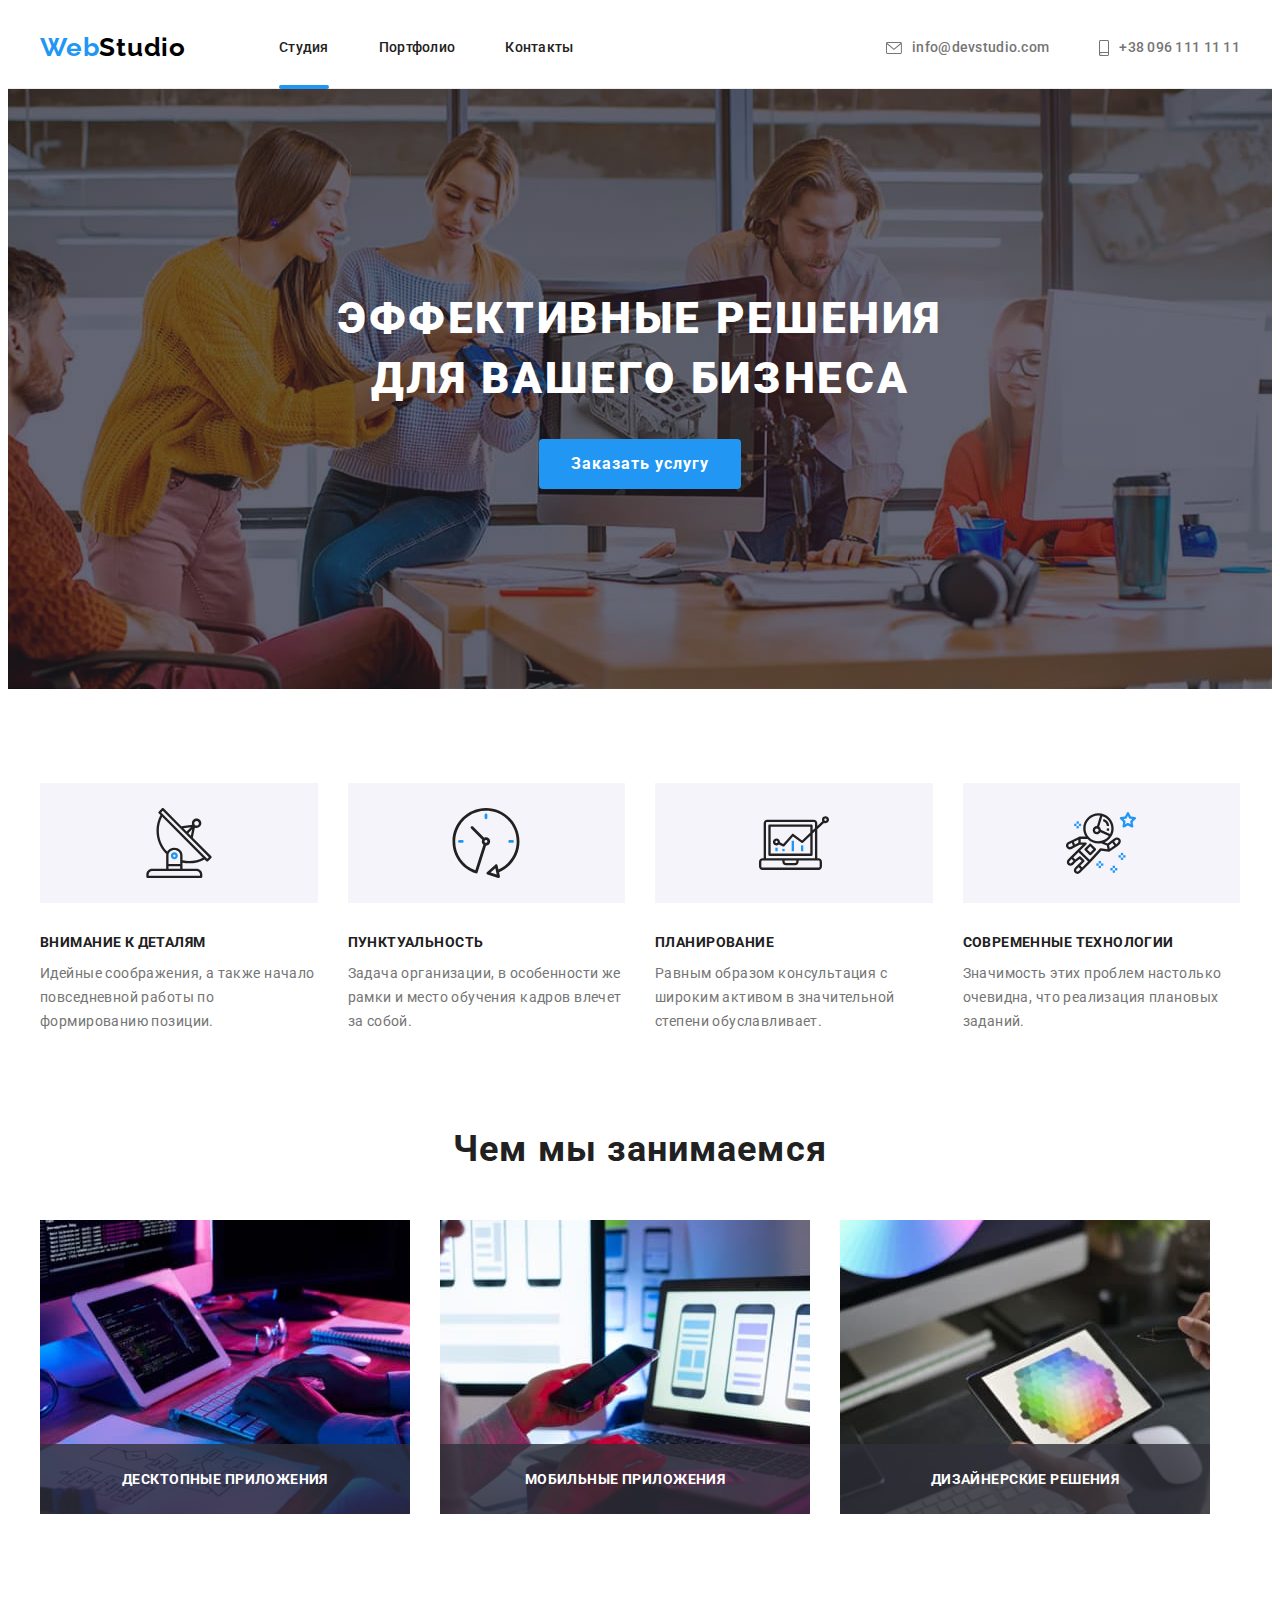
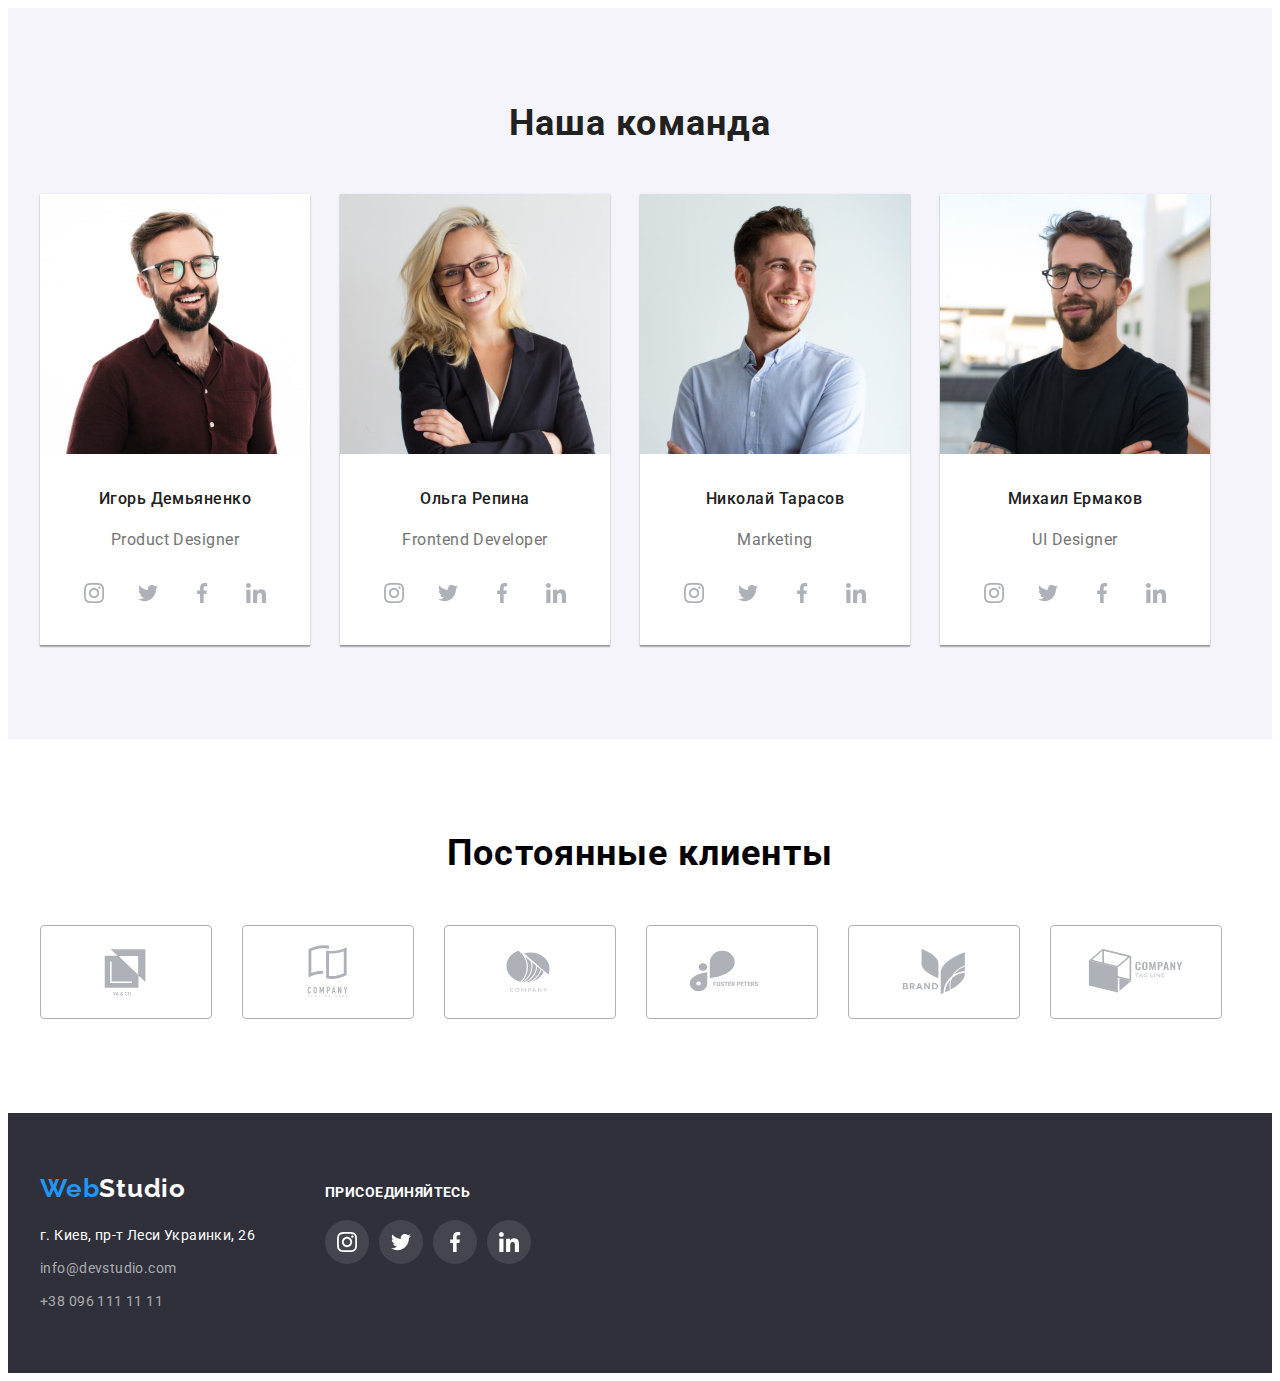
<file: index.html>
<!DOCTYPE html>
<html lang="ru">
<head>
    <meta charset="UTF-8">
    <meta http-equiv="X-UA-Compatible" content="IE=edge">
    <meta name="viewport" content="width=device-width, initial-scale=1.0">
    <title>Document</title>
    <link rel="preconnect" href="https://fonts.googleapis.com">
    <link rel="preconnect" href="https://fonts.gstatic.com" crossorigin>
    <link href="https://fonts.googleapis.com/css2?family=Raleway:wght@700&family=Roboto:wght@400;500;700;900&display=swap"
        rel="stylesheet">
    <link rel="stylesheet" href="https://cdnjs.cloudflare.com/ajax/libs/modern-normalize/1.1.0/modern-normalize.min.css"
        integrity="sha512-wpPYUAdjBVSE4KJnH1VR1HeZfpl1ub8YT/NKx4PuQ5NmX2tKuGu6U/JRp5y+Y8XG2tV+wKQpNHVUX03MfMFn9Q=="
        crossorigin="anonymous" referrerpolicy="no-referrer" />
    <link rel="stylesheet" href="./css/styles.css">

</head>
<body>
    <!-- Шапка-->
    <header class="header">
        <div class="container nav-container">
            <a href="./index.html" class="logo-header link"><span class="logo-web">Web</span><span
                    class="logo-studio">Studio</span></a>
            <!--Навигация-->
            <nav class="navigation">
                <ul class="header-list list">
                    <li class="header-item item"><a href="./index.html" class="header-link link navi-interactiv-line">Студия</a></li>
                    <li class="header-item item"><a href="./portfolio.html" class="header-link link">Портфолио</a></li>
                    <li class="header-item item"><a href="" class="header-link link">Контакты</a></li>
                </ul>
            </nav>
            <!--Контакты-->
            <ul class="header-contact-list list">
                <li class="contact-item item"> <a href="mailto:info@devstudio.com"
                        class="header-mail link"><svg class="heder-mail-svg" width="16" height="12">
                            <use href="./images/icons.svg#icon-envelope"></use>
                        </svg>info@devstudio.com</a></li>
                <li class="contact-item item">
                    
                    <a href="tel:+380961111111" class="header-tell link"><svg class="heder-tel-svg" width="10" height="16">
                        <use href="./images/icons.svg#icon-smartphone"></use>
                    </svg>+38 096 111 11 11</a>
                </li>
            </ul>
        </div>
    </header>

    <main>

        <!--Герой-->
        <section class="hero">
            <div class="container herro-container">
                <h1 class="hero-title">Эффективные решения для вашего бизнеса</h1>
                <button type="button" data-modal-open class="btn-hero">Заказать услугу</button>
            </div>
        </section>

        <!--Особенности-->
        <section class="peculiarities">
            <div class="container">
        <h2 class="peculiarites-title title fulse-title">Особенности</h2>
        <ul class="peculiarites-list list"> 
            <li class="peculiarity-item item">
                <div class="container-peculiarites-svg">
                <svg class="peculiarities-svg" width="70" height="70">
                    <use href="./images/icons.svg#icon-antenna"></use>
                </svg>
                </div>
                <h3 class="peculiarity-title">Внимание к деталям</h3>
                <p class="peculiarity-text">Идейные соображения, а также начало повседневной работы по формированию позиции.</p>
            </li>
            <li class="peculiarity-item item">
                <div class="container-peculiarites-svg">
                <svg class="peculiarities-svg" width="70" height="70">
                    <use href="./images/icons.svg#icon-clock" ></use>
                </svg>
                </div>
                <h3 class="peculiarity-title">Пунктуальность</h3>
                <p class="peculiarity-text">Задача организации, в особенности же рамки и место обучения кадров влечет за собой.</p>
            </li>
            <li class="peculiarity-item item">
                <div class="container-peculiarites-svg">
                <svg class="peculiarities-svg" width="70" height="70">
                    <use href="./images/icons.svg#icon-diagram" ></use>
                </svg>
                </div>
                <h3 class="peculiarity-title">Планирование</h3>
                <p class="peculiarity-text">Равным образом консультация с широким активом в значительной степени обуславливает.</p>
            </li>
            <li class="peculiarity-item item">
                <div class="container-peculiarites-svg">
                <svg class="peculiarities-svg" width="70" height="70">
                    <use href="./images/icons.svg#icon-astronaut"></use>
                </svg>
                </div>
                <h3 class="peculiarity-title">Современные технологии</h3>
                <p class="peculiarity-text">Значимость этих проблем настолько очевидна, что реализация плановых заданий.</p>
            </li>  
        </ul>
            </div>
        </section >

        <!--Чем занимается компания, + картинки -->
        <section class="about">
            <div class="container">
        <h2 class="about-title title about-team-title">Чем мы занимаемся</h2>
        <ul class="about-list list">
            <li class="about-item item">
            <div class="about-tumb">
                <img src="./images/box-1.jpg" alt="Разработка десктопных приложений" width="370" class="about-img"> 
                <div class="about-text-container">
                    <span class="about-text">Десктопные приложения</span>
                    </div>
                </div>
            </li>
            <li class="about-item item">
            <div class="about-tumb">
                <img src="./images/box-2.jpg" alt="Разработка мобильных приложений" width="370" class="about-img"> 
                <div class="about-text-container">
                    <span class="about-text">Мобильные приложения</span>
                    </div>
                </div>
            </li>
            <li class="about-item item">
            <div class="about-tumb">
                <img src="./images/box-3.jpg" alt="Работа с дизайном" width="370" class="about-img"> 
                <div class="about-text-container">
                    <span class="about-text">Дизайнерские решения</span>
                </div>
            </div>
            </li>
        </ul>
        </div>
        </section>

        <section class="team">
            <div class="container">
            <h2 class="team-title about-team-title">Наша команда</h2>
            <ul class="team-list list">
                <li class="item-teammate item">
                    <img src="./images/product-designerr.jpg" alt="Сотрудник Игорь" width="270" class="teammate-photo">
                <div class="card-team-container">
                    <h3 class="teammate-name">Игорь Демьяненко</h3>
                    <p class="teammate-profession">Product Designer</p>
                    <ul class="team-socials-list list">
                        <li class="team-socials-item">
                            <a href="" class="team-socials-link">
                                <svg class="team-socials-icon" width="20" height="20">
                                    <use href="./images/icons.svg#icon-instagram"></use>
                                </svg>
                            </a>
                        </li>
                        <li class="team-socials-item">
                            <a href="" class="team-socials-link">
                                <svg class="team-socials-icon" width="20" height="20">
                                    <use href="./images/icons.svg#icon-twiter"></use>
                                </svg></a>
                        </li>
                        <li class="team-socials-item">
                            <a href="" class="team-socials-link">
                                <svg class="team-socials-icon" width="20" height="20">
                                    <use href="./images/icons.svg#icon-facebook"></use>
                                </svg></a>
                        </li>
                        <li class="team-socials-item">
                            <a href="" class="team-socials-link">
                                <svg class="team-socials-icon" width="20" height="20">
                                    <use href="./images/icons.svg#icon-linkedin"></use>
                                </svg>
                            </a>
                        </li>
                    </ul>
                </div>
                </li>
                <li class="item-teammate item">
                    <img src="./images/frontend-developerr.jpg" alt="Сотрудник Ольга" width="270" class="teammate-photo">
                <div class="card-team-container">
                    <h3 class="teammate-name">Ольга Репина</h3>
                    <p class="teammate-profession">Frontend Developer</p>
                    <ul class="team-socials-list list">
                        <li class="team-socials-item">
                            <a href="" class="team-socials-link">
                                <svg class="team-socials-icon" width="20" height="20">
                                    <use href="./images/icons.svg#icon-instagram"></use>
                                </svg>
                            </a>
                        </li>
                        <li class="team-socials-item">
                            <a href="" class="team-socials-link">
                                <svg class="team-socials-icon" width="20" height="20">
                                    <use href="./images/icons.svg#icon-twiter"></use>
                                </svg></a>
                        </li>
                        <li class="team-socials-item">
                            <a href="" class="team-socials-link">
                                <svg class="team-socials-icon" width="20" height="20">
                                    <use href="./images/icons.svg#icon-facebook"></use>
                                </svg></a>
                        </li>
                        <li class="team-socials-item">
                            <a href="" class="team-socials-link">
                                <svg class="team-socials-icon" width="20" height="20">
                                    <use href="./images/icons.svg#icon-linkedin"></use>
                                </svg>
                            </a>
                        </li>
                    </ul>
                </div>
                </li>
                <li class="item-teammate item">
                    <img src="./images/marketingg.jpg" alt="Сотрудник Николай" width="270" class="teammate-photo">
                <div class="card-team-container">
                    <h3 class="teammate-name">Николай Тарасов</h3>
                    <p class="teammate-profession">Marketing</p>
                        <ul class="team-socials-list list">
                            <li class="team-socials-item">
                                <a href="" class="team-socials-link">
                                    <svg class="team-socials-icon" width="20" height="20">
                                        <use href="./images/icons.svg#icon-instagram"></use>
                                    </svg>
                                </a>
                            </li>
                            <li class="team-socials-item">
                                <a href="" class="team-socials-link">
                                    <svg class="team-socials-icon" width="20" height="20">
                                        <use href="./images/icons.svg#icon-twiter"></use>
                                    </svg></a>
                            </li>
                            <li class="team-socials-item">
                                <a href="" class="team-socials-link">
                                    <svg class="team-socials-icon" width="20" height="20">
                                        <use href="./images/icons.svg#icon-facebook"></use>
                                    </svg></a>
                            </li>
                            <li class="team-socials-item">
                                <a href="" class="team-socials-link">
                                    <svg class="team-socials-icon" width="20" height="20">
                                        <use href="./images/icons.svg#icon-linkedin"></use></svg>
                                </a>
                            </li>
                        </ul>
                </div>
                </li>
                <li class="item-teammate item">
                    <img src="./images/ui-designerr.jpg" alt="Сотрудник Михаил" width="270" class="teammate-photo">
                <div class="card-team-container">
                    <h3 class="teammate-name">Михаил Ермаков</h3>
                    <p class="teammate-profession">UI Designer</p>  
                        <ul class="team-socials-list list">
                            <li class="team-socials-item">
                                <a href="" class="team-socials-link">
                                    <svg class="team-socials-icon" width="20" height="20">
                                        <use href="./images/icons.svg#icon-instagram"></use>
                                    </svg>
                                </a>
                            </li>
                            <li class="team-socials-item">
                                <a href="" class="team-socials-link">
                                    <svg class="team-socials-icon" width="20" height="20">
                                        <use href="./images/icons.svg#icon-twiter"></use>
                                    </svg></a>
                            </li>
                            <li class="team-socials-item">
                                <a href="" class="team-socials-link">
                                    <svg class="team-socials-icon" width="20" height="20">
                                        <use href="./images/icons.svg#icon-facebook"></use>
                                    </svg></a>
                            </li>
                            <li class="team-socials-item">
                                <a href="" class="team-socials-link">
                                    <svg class="team-socials-icon" width="20" height="20">
                                        <use href="./images/icons.svg#icon-linkedin"></use>
                                    </svg>
                                </a>
                            </li>
                        </ul>
                </div>
                </li> 
            </ul>
            </div>
        </section>
        <section class="clients">
            <div class="container">
            <h2 class="clients-title">Постоянные клиенты</h2>
            <ul class="list clients-list">
                <li class="list clients-item">
                    <a href="" class="clients-link link">
                        <svg class="clients-icon" width="106" height="60">
                            <use href="images/icons.svg#icon-client-1-yaandco"></use>
                        </svg>
                    </a>
                </li>
                <li class="list clients-item">
                    <a href="" class="clients-link link">
                        <svg class="clients-icon" width="106" height="60">
                            <use href="images/icons.svg#icon-client-2-tigeline"></use>
                        </svg>
                    </a>
                </li>
                <li class="list clients-item">
                    <a href="" class="clients-link link">
                        <svg class="clients-icon" width="106" height="60">
                            <use href="images/icons.svg#icon-client-3-company"></use>
                        </svg>
                    </a>
                </li>
                <li class="list clients-item">
                    <a href="" class="clients-link link">
                        <svg class="clients-icon" width="106" height="60">
                            <use href="images/icons.svg#icon-client-4-foster"></use>
                        </svg>
                    </a>
                </li>
                <li class="list clients-item">
                    <a href="" class="clients-link link">
                        <svg class="clients-icon" width="106" height="60">
                            <use href="images/icons.svg#icon-client-5-brand"></use>
                        </svg>
                    </a>
                </li>
                <li class="list clients-item">
                    <a href="" class="clients-link link">
                        <svg class="clients-icon" width="106" height="60">
                            <use href="images/icons.svg#icon-client-6-line"></use>
                        </svg>
                    </a>
                </li>
            </ul>
            </div>
        </section>
    </main>

    <footer class="footer">
        <div class="container container-flex">
            <div class="container-link-footer">
            <a href="./index.html" class="logo-footer link"><span class="logo-web">Web</span><span
                    class="logo-studio-footer">Studio</span></a>
            <address class="address">г. Киев, пр-т Леси Украинки, 26</address>
            <ul class="footer-list list">
                <li class="footer-item item"><a href="mailto:info@devstudio.com"
                        class="footer-mail link">info@devstudio.com</a></li>
                <li class="footer-item item"><a href="tel:+380961111111" class="footer-tell link
                    ">+38 096 111 11 11</a></li>
            </ul>
            </div>
            <div class="container-social-footer">
                <h2 class="footer-social-title">присоединяйтесь</h2>
                    <ul class="list footer-social-list">
                        <li class="item footer-social-item">
                            <a href="" class="link link-social-footer">
                                <svg class="footer-social-icon" width="20" height="20">
                                    <use href="./images/icons.svg#icon-instagram"></use>
                                </svg>
                            </a>
                        </li>
                        <li class="item footer-social-item">
                            <a href="" class="link link-social-footer">
                                <svg class="footer-social-icon" width="20" height="20">
                                    <use href="./images/icons.svg#icon-twiter"></use>
                                </svg>
                            </a>
                        </li>
                        <li class="item footer-social-item">
                            <a href="" class="link link-social-footer">
                                <svg class="footer-social-icon" width="20" height="20">
                                    <use href="./images/icons.svg#icon-facebook"></use>
                                </svg>
                            </a>
                        </li>
                        <li class="item footer-social-item">
                            <a href="" class="link link-social-footer">
                                <svg class="footer-social-icon" width="20" height="20">
                                    <use href="./images/icons.svg#icon-linkedin"></use>
                                </svg>
                            </a>
                        </li>
                    </ul>
            </div>
        </div>
    </footer>
    <div data-modal class="backdrop is-hidden">
        <div class="modal">
            <button type="button" data-modal-close class="btn-modal-closs">
                <svg class="icon-close-svg" width="11" height="11">
                    <use href="images/icons.svg#icoicon-closse" class="icon-close"></use>
                </svg>
            </button>
        </div>
    </div>
    <script src="./js/modal.js"></script>
</body>
</html>
</file>
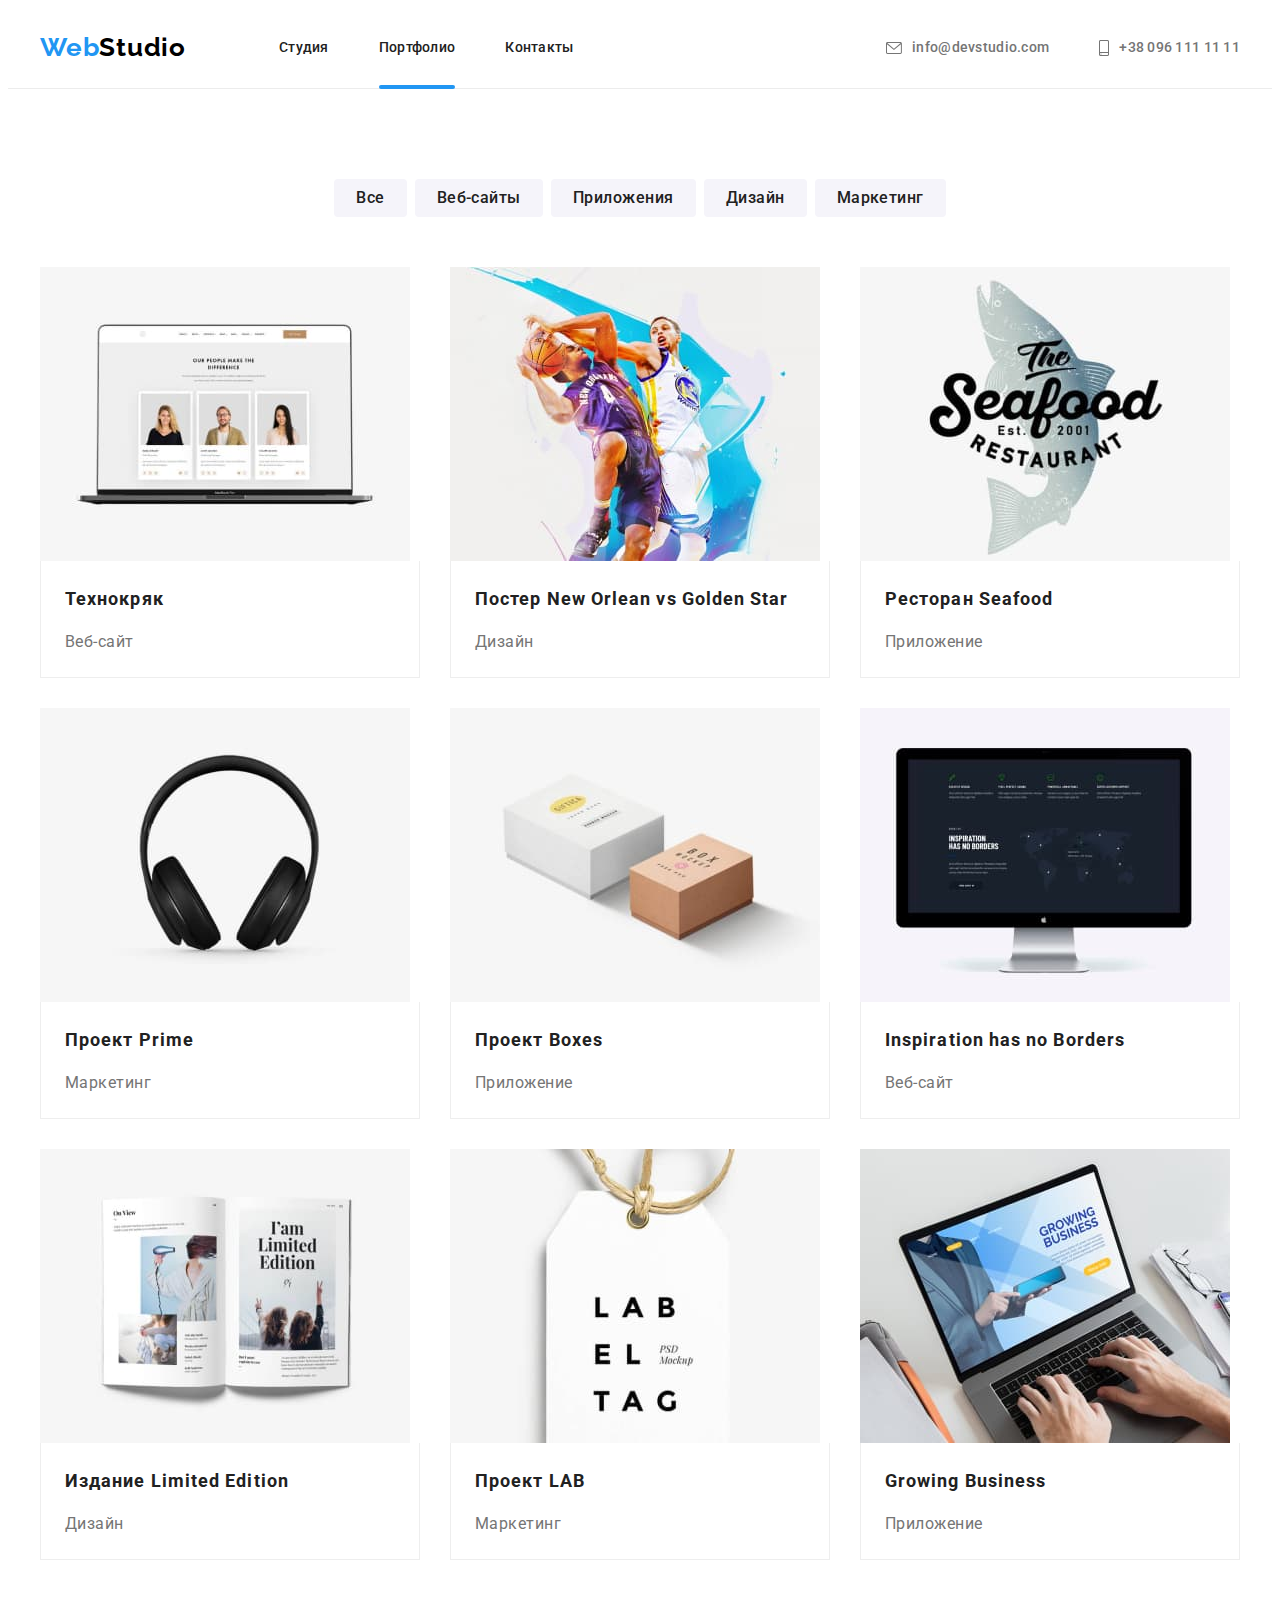
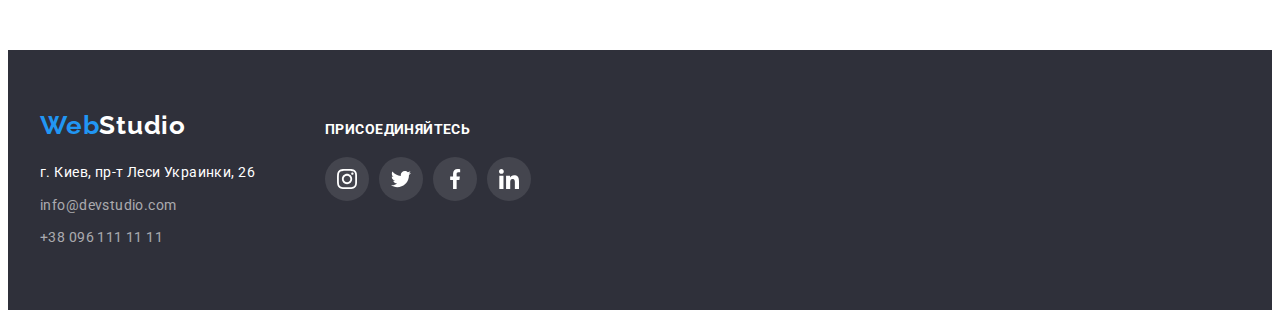
<file: portfolio.html>
<!DOCTYPE html>
<html lang="ru">

<head>
    <meta charset="UTF-8">
    <meta http-equiv="X-UA-Compatible" content="IE=edge">
    <meta name="viewport" content="width=device-width, initial-scale=1.0">
    <title>Document</title>
    <link rel="preconnect" href="https://fonts.googleapis.com">
    <link rel="preconnect" href="https://fonts.gstatic.com" crossorigin>
    <link href="https://fonts.googleapis.com/css2?family=Raleway:wght@700&family=Roboto:wght@400;500;700;900&display=swap"
        rel="stylesheet">
    <link rel="stylesheet" href="https://cdnjs.cloudflare.com/ajax/libs/modern-normalize/1.1.0/modern-normalize.min.css"
        integrity="sha512-wpPYUAdjBVSE4KJnH1VR1HeZfpl1ub8YT/NKx4PuQ5NmX2tKuGu6U/JRp5y+Y8XG2tV+wKQpNHVUX03MfMFn9Q=="
        crossorigin="anonymous" referrerpolicy="no-referrer" />   
    <link rel="stylesheet" href="./css/styles.css">
</head>

<body>
    <!-- Шапка-->
    <header class="header">
        <div class="container nav-container">
            <a href="./index.html" class="logo-header link"><span class="logo-web">Web</span><span
                    class="logo-studio">Studio</span></a>
            <!--Навигация-->
            <nav class="navigation">
                <ul class="header-list list">
                    <li class="header-item item"><a href="./index.html" class="header-link link">Студия</a></li>
                    <li class="header-item item"><a href="./portfolio.html" class="header-link link navi-interactiv-line">Портфолио</a></li>
                    <li class="header-item item"><a href="" class="header-link link">Контакты</a></li>
                </ul>
            </nav>
            <!--Контакты-->
            <ul class="header-contact-list list">
                <li class="contact-item item"> <a href="mailto:info@devstudio.com" class="header-mail link"><svg
                            class="heder-mail-svg" width="16" height="12">
                            <use href="./images/icons.svg#icon-envelope"></use>
                        </svg>info@devstudio.com</a></li>
                <li class="contact-item item">
    
                    <a href="tel:+380961111111" class="header-tell link"><svg class="heder-tel-svg" width="10" height="16">
                            <use href="./images/icons.svg#icon-smartphone"></use>
                        </svg>+38 096 111 11 11</a>
                </li>
            </ul>
        </div>
    </header>


<main>
    <section class="portfolio">
        <div class="container">
        <h1 class="portfolio-title title fulse-title">Портфолио</h1>
        <ul class="filtr-btn-list list">
            <li class="filtr-btn-item item"><button type="button" class="btn-filtr">Все</button></li>
            <li class="filtr-btn-item item"><button type="button" class="btn-filtr">Веб-сайты</button></li>
            <li class="filtr-btn-item item"><button type="button" class="btn-filtr">Приложения</button></li>
            <li class="filtr-btn-item item"><button type="button" class="btn-filtr">Дизайн</button></li>
            <li class="filtr-btn-item item"><button type="button" class="btn-filtr">Маркетинг</button></li>
        </ul>
        <ul class="gallery-list list">
            <li class="gallery-item item">
                <a href="" class="galery-link link">
                <div class="galery-tumb">
                    <div class="galery-overlay">
                        <p class="galery-tumb-text">Технокряк это современная площадка распространения коронавируса. Компании используют эту платформу для цифрового
                    шпионажа и атак на защищённые сервера конкурентов.</p>
                    </div>
                    <img src="./images/technocr.jpg" alt="Лептот с открытым на нем сайтом" width="370" height="294" class="gallery-img">
                </div>
                    <div class="gallery-text-container">
                    <h2 class="gallery-title">Технокряк</h2>
                    <p class="gallery-text">Веб-сайт</p>
                    </div>
                </a>
            </li>
            <li class="gallery-item item">
                <a href="" class="galery-link link">
                    <div class="galery-tumb">
                        <div class="galery-overlay">
                            <p class="galery-tumb-text">Lorem ipsum, dolor sit amet consectetur adipisicing elit. Ipsa expedita excepturi, enim distinctio delectus, dolor nulla esse ullam architecto laudantium consectetur tempore, similique quasi incidunt?</p>
                        </div>
                    <img src="./images/neworlean.jpg" alt="Постер с двумя баскетболистами" width="370" class="gallery-img">
                    </div>
                    <div class="gallery-text-container">
                    <h2 class="gallery-title">Постер New Orlean vs Golden Star</h2>
                    <p class="gallery-text">Дизайн</p>
                    </div>
                </a>
            </li>
            <li class="gallery-item item">
                <a href="" class="galery-link link">
                    <div class="galery-tumb">
                        <div class="galery-overlay">
                            <p class="galery-tumb-text">Lorem ipsum, dolor sit amet consectetur adipisicing elit. Ipsa expedita excepturi, enim distinctio delectus, dolor nulla esse ullam architecto laudantium consectetur tempore, similique quasi incidunt?</p>
                        </div>
                    <img src="./images/seafood.jpg" alt="Эмблемма ресторана сеафуд" width="370" class="gallery-img">
                    </div>
                    <div class="gallery-text-container">
                    <h2 class="gallery-title">Ресторан Seafood</h2>
                    <p class="gallery-text">Приложение</p>
                    </div>
                </a>
            </li>
            <li class="gallery-item item">
                <a href="" class="galery-link link">
                    <div class="galery-tumb">
                        <div class="galery-overlay">
                            <p class="galery-tumb-text">Lorem ipsum, dolor sit amet consectetur adipisicing elit. Ipsa expedita excepturi, enim distinctio delectus, dolor nulla esse ullam architecto laudantium consectetur tempore, similique quasi incidunt?</p>
                        </div>
                    <img src="./images/prime.jpg" alt="Наушники" width="370" class="gallery-img">
                    </div>
                    <div class="gallery-text-container">
                    <h2 class="gallery-title">Проект Prime</h2>
                    <p class="gallery-text">Маркетинг</p>
                    </div>
                </a>
            </li>
            <li class="gallery-item item">
                <a href="" class="galery-link link">
                    <div class="galery-tumb">
                        <div class="galery-overlay">
                            <p class="galery-tumb-text">Lorem ipsum, dolor sit amet consectetur adipisicing elit. Ipsa expedita excepturi, enim distinctio delectus, dolor nulla esse ullam architecto laudantium consectetur tempore, similique quasi incidunt?</p>
                        </div>
                    <img src="./images/boxes.jpg" alt="Две коробочки" width="370" class="gallery-img">
                    </div>
                    <div class="gallery-text-container">
                    <h2 class="gallery-title">Проект Boxes</h2>
                    <p class="gallery-text">Приложение</p>
                    </div>
                </a>
            </li>
            <li class="gallery-item item">
                <a href="" class="galery-link link">
                    <div class="galery-tumb">
                        <div class="galery-overlay">
                            <p class="galery-tumb-text">Lorem ipsum, dolor sit amet consectetur adipisicing elit. Ipsa expedita excepturi, enim distinctio delectus, dolor nulla esse ullam architecto laudantium consectetur tempore, similique quasi incidunt?</p>
                        </div>
                    <img src="./images/winspirations.jpg" alt="Монитор" width="370" class="gallery-img">
                    </div>
                    <div class="gallery-text-container">
                    <h2 class="gallery-title">Inspiration has no Borders</h2>
                    <p class="gallery-text">Веб-сайт</p>
                    </div>
                </a>
            </li>
            <li class="gallery-item item">
                <a href="" class="galery-link link">
                    <div class="galery-tumb">
                        <div class="galery-overlay">
                            <p class="galery-tumb-text">Lorem ipsum, dolor sit amet consectetur adipisicing elit. Ipsa expedita excepturi, enim distinctio delectus, dolor nulla esse ullam architecto laudantium consectetur tempore, similique quasi incidunt?</p>
                        </div>
                    <img src="./images/parmle.jpg" alt="Роскрытый журнал" width="370" class="gallery-img">
                    </div>
                    <div class="gallery-text-container">
                    <h2 class="gallery-title">Издание Limited Edition</h2>
                    <p class="gallery-text">Дизайн</p>
                    </div>
                </a>
            </li>
            <li class="gallery-item item">
                <a href="" class="galery-link link">
                    <div class="galery-tumb">
                        <div class="galery-overlay">
                            <p class="galery-tumb-text">Lorem ipsum, dolor sit amet consectetur adipisicing elit. Ipsa expedita excepturi, enim distinctio delectus, dolor nulla esse ullam architecto laudantium consectetur tempore, similique quasi incidunt?</p>
                        </div>
                    <img src="./images/labeltago.jpg" alt="Этикетка ЛАБ" width="370" class="gallery-img">
                    </div>
                    <div class="gallery-text-container">
                    <h2 class="gallery-title">Проект LAB</h2>
                    <p class="gallery-text">Маркетинг</p>
                    </div>
                </a>
            </li>
            <li class="gallery-item item">
                <a href="" class="galery-link link">
                    <div class="galery-tumb">
                        <div class="galery-overlay">
                            <p class="galery-tumb-text">Lorem ipsum, dolor sit amet consectetur adipisicing elit. Ipsa expedita excepturi, enim distinctio delectus, dolor nulla esse ullam architecto laudantium consectetur tempore, similique quasi incidunt?</p>
                        </div>
                    <img src="./images/growbusnes.jpg" alt="Работа за лептопом" width="370" class="gallery-img">
                    </div>
                    <div class="gallery-text-container">
                    <h2 class="gallery-title">Growing Business</h2>
                    <p class="gallery-text">Приложение</p>
                    </div>
                </a>
                
            </li>
        </ul>
        </div>
    </section>
</main>

    <footer class="footer">
        <div class="container container-flex">
            <div class="container-link-footer">
                <a href="./index.html" class="logo-footer link"><span class="logo-web">Web</span><span
                        class="logo-studio-footer">Studio</span></a>
                <address class="address">г. Киев, пр-т Леси Украинки, 26</address>
                <ul class="footer-list list">
                    <li class="footer-item item"><a href="mailto:info@devstudio.com"
                            class="footer-mail link">info@devstudio.com</a></li>
                    <li class="footer-item item"><a href="tel:+380961111111" class="footer-tell link
                        ">+38 096 111 11 11</a></li>
                </ul>
            </div>
            <div class="container-social-footer">
                <h2 class="footer-social-title">присоединяйтесь</h2>
                <ul class="list footer-social-list">
                    <li class="item footer-social-item">
                        <a href="" class="link link-social-footer">
                            <svg class="footer-social-icon" width="20" height="20">
                                <use href="./images/icons.svg#icon-instagram"></use>
                            </svg>
                        </a>
                    </li>
                    <li class="item footer-social-item">
                        <a href="" class="link link-social-footer">
                            <svg class="footer-social-icon" width="20" height="20">
                                <use href="./images/icons.svg#icon-twiter"></use>
                            </svg>
                        </a>
                    </li>
                    <li class="item footer-social-item">
                        <a href="" class="link link-social-footer">
                            <svg class="footer-social-icon" width="20" height="20">
                                <use href="./images/icons.svg#icon-facebook"></use>
                            </svg>
                        </a>
                    </li>
                    <li class="item footer-social-item">
                        <a href="" class="link link-social-footer">
                            <svg class="footer-social-icon" width="20" height="20">
                                <use href="./images/icons.svg#icon-linkedin"></use>
                            </svg>
                        </a>
                    </li>
                </ul>
            </div>
        </div>
    </footer>

</body>

</html>
</file>
<file: css/styles.css>
body {
    font-family: 'Roboto', sans-serif;

    background-color: var(--project-background);
}

/* переменные */
:root {
    --brand-color: #2196f3;
    --logo-web: #2196f3;
    --logo-studio: #000000;
    --text-black: #212121;
    --text-gray: #757575;
    --footer-tell-mail: #ffffff99;
    --text-white: #ffffff;
    --project-background: #ffffff;
    --hero-background: #2f303a;
    --hero-title: #ffffff;
    --logo-studio-footer: #ffffff;
    --background-footer: #2f303a;
    --header-bottom-line: #ececec;
    --btn-hover: #188ce8;
    --border-btn-radius: 4px;
    --border-portfolio-text-card: #eeeeee;
    --gradient-in-bacground-herro: rgba(47, 48, 58, 0.4), rgba(47, 48, 58, 0.4);
    --bacground-team-section: #f5f4fa;
    --shadow-team-card: 0px 1px 3px rgba(0, 0, 0, 0.12), 0px 1px 1px rgba(0, 0, 0, 0.14),
        0px 2px 1px rgba(0, 0, 0, 0.2);
    --team-social-link: #afb1b8;
    --team-social-background: #ffffff;
    --clients-color: #afb1b8;
    --clients-hover: #2196f3;
    --bacground-social-footer: #ffffff1a;
    --footer-social-icon: #ffffff;
    --footer-social-icon-hover: #ffffff;
    --bacground-social-hover: #2196f3;
    --portfolio-card-shadow-hower: 0px 1px 1px rgba(0, 0, 0, 0.12), 0px 4px 4px rgba(0, 0, 0, 0.06),
        1px 4px 6px rgba(0, 0, 0, 0.16);
    --portfolio-filtr-shadof: 0px 3px 1px rgba(0, 0, 0, 0.1), 0px 1px 2px rgba(0, 0, 0, 0.08),
        0px 2px 2px rgba(0, 0, 0, 0.12);
    --btn-filtr-bacground: #f5f4fa;
    --bacground-about-text: rgba(47, 48, 58, 0.8);
}

.link {
    text-decoration: none;
}

.list {
    list-style: none;
}

/* ------------------------CSS-RESET------------------- */
h1,
h2,
h3,
h4,
h5,
h6,
p {
    margin: 0;
}

ul {
    margin: 0;
    padding: 0;
}

img {
    display: block;
}

/* ---------------------------CONTAINER------------------- */
.container {
    width: 1200px;
    padding-left: 15px;
    padding-right: 15px;
    margin: 0px auto;
}

/* ----------------------------LOGO, HEADER--- */
.header {
    border-bottom: 1px solid var(--header-bottom-line);
}

.logo-header {
    display: block;
    padding-top: 24px;
    padding-bottom: 25px;
    margin-right: 93px;

    font-family: 'Raleway', sans-serif;
    font-weight: 700;
    font-size: 26px;
    line-height: 1.19;
    letter-spacing: 0.03em;
    text-decoration: none;
}

.logo-web {
    color: var(--logo-web);
}

.logo-studio {
    color: var(--logo-studio);
}

/* ----------------------------NAVIGATION */
.nav-container {
    display: flex;
    align-items: center;
}

.header-item + .header-item {
    margin-left: 50px;
}

.header-contact-list {
    margin-left: auto;
}

.contact-item + .contact-item {
    margin-left: 50px;
}

.header-list,
.header-contact-list {
    display: flex;

    font-weight: 500;
    font-size: 14px;
    line-height: 1.14;
    letter-spacing: 0.02em;
}

.header-link {
    position: relative;

    transition: color 250ms cubic-bezier(0.4, 0, 0.2, 1);

    display: block;
    padding-top: 32px;
    padding-bottom: 32px;

    color: var(--text-black);
}

.header-link:hover,
.header-link:focus {
    color: var(--brand-color);
}

.navi-interactiv-line::after {
    content: '';
    display: block;
    width: 100%;
    height: 4px;
    background-color: #2196f3;
    border-radius: 2px;

    position: absolute;
    bottom: -1px;
}

/* ----------------------------CONTACT */
.header-mail,
.header-tell {
    transition: color 250ms cubic-bezier(0.4, 0, 0.2, 1);

    display: flex;
    padding-top: 32px;
    padding-bottom: 32px;
    color: var(--text-gray);
    align-items: center;
}

.contact-item {
    display: flex;
    align-items: center;
}

.heder-mail-svg,
.heder-tel-svg {
    margin-right: 10px;
    fill: currentColor;
}

.header-mail:focus,
.header-mail:hover,
.header-tell:focus,
.header-tell:hover,
.footer-mail:hover,
.footer-mail:focus,
.footer-tell:hover,
.footer-tell:focus {
    color: var(--brand-color);
}

/* ----------------------------HERRO */

.hero {
    padding-top: 200px;
    padding-bottom: 200px;

    background-image: linear-gradient(var(--gradient-in-bacground-herro)),
        url(../images/background-phone-herro.jpg);
    background-size: 1600px;
    background-position: center;
    background-repeat: no-repeat;
}

.hero-title {
    font-weight: 900;
    font-size: 44px;
    line-height: 1.36;
    letter-spacing: 0.06em;
    text-align: center;
    text-transform: uppercase;

    color: var(--hero-title);

    margin: 0 270px 30px;
}

.btn-hero {
    transition: background-color 250ms cubic-bezier(0.4, 0, 0.2, 1);

    display: block;
    margin: 0 auto 0 auto;
    padding-top: 10px;
    padding-bottom: 10px;
    padding-right: 32px;
    padding-left: 32px;
    border: transparent;
    border-radius: var(--border-btn-radius);
    cursor: pointer;

    font-family: inherit;
    font-weight: 700;
    font-size: 16px;
    line-height: 1.87;
    letter-spacing: 0.06em;
    color: var(--project-background);
    background-color: var(--brand-color);
}

.btn-hero:hover,
.btn-hero:focus {
    background-color: var(--btn-hover);
}

/* ----------------------------PERECULIARITES */
.peculiarities {
    padding-top: 94px;
    padding-bottom: 47px;
}

.peculiarites-list {
    display: flex;
}

.peculiarity-item {
    width: calc(100% - 30px / 4);
    flex-wrap: wrap;
}

.peculiarity-item + .peculiarity-item {
    margin-left: 30px;
}

.container-peculiarites-svg {
    display: flex;
    align-items: center;
    justify-content: center;
    min-width: 270px;
    min-height: 120px;
    margin-bottom: 30px;
    background-color: #f5f4fa;
}

.peculiarity-title {
    margin-bottom: 10px;

    font-weight: 700;
    font-size: 14px;
    line-height: 1.4;
    text-transform: uppercase;
    letter-spacing: 0.03em;

    color: var(--text-black);
}

.peculiarity-text {
    font-size: 14px;
    line-height: 1.71;
    letter-spacing: 0.03em;

    color: var(--text-gray);
}

/* ----------------------------ABAUT US */
.about {
    padding-top: 47px;
    padding-bottom: 94px;
}

.about-list {
    display: flex;
}

.about-item + .about-item {
    margin-left: 30px;
}

.about-tumb {
    position: relative;
}

.about-text-container {
    position: absolute;
    bottom: 0;

    width: 100%;
    height: 70px;

    background-color: var(--bacground-about-text);
}

.about-text {
    position: absolute;
    top: 50%;
    left: 50%;
    transform: translate(-50%, -50%);

    width: 100%;

    font-weight: bold;
    font-size: 14px;
    line-height: 0.87;
    text-align: center;
    letter-spacing: 0.03em;
    text-transform: uppercase;

    color: #ffffff;
}

/* -----------------TEAM---------------- */

.about-team-title {
    margin-bottom: 50px;

    font-weight: 700;
    font-size: 36px;
    line-height: 1.17;
    text-align: center;
    letter-spacing: 0.03em;

    color: var(--text-black);
}

.team {
    padding-top: 94px;
    padding-bottom: 94px;
    background-color: var(--bacground-team-section);
}

.team-list {
    display: flex;
}

.item-teammate {
    box-shadow: var(--shadow-team-card);
    background-color: #ffffff;
}

.item-teammate + .item-teammate {
    margin-left: 30px;
}

.teammate-name {
    margin-bottom: 10px;

    font-family: Roboto;
    font-weight: 500;
    font-size: 16px;
    line-height: 1.9;
    letter-spacing: 0.03em;
    text-align: center;

    color: var(--text-black);
}

.teammate-profession {
    margin-bottom: 16px;

    font-size: 16px;
    line-height: 1.9;
    letter-spacing: 0.03em;
    text-align: center;

    color: var(--text-gray);
}

/* -----team social link ----------- */
.card-team-container {
    padding-top: 30px;
    padding-bottom: 30px;
}

.team-socials-list {
    display: flex;
    justify-content: center;
}

.team-socials-link {
    transition: background-color 250ms cubic-bezier(0.4, 0, 0.2, 1),
        color 250ms cubic-bezier(0.4, 0, 0.2, 1);

    width: 44px;
    height: 44px;
    background-color: var(--team-social-background);
    border-radius: 50%;
    display: flex;
    align-items: center;
    justify-content: center;
    color: var(--team-social-link);
}

.team-socials-icon {
    fill: currentColor;
}

.team-socials-link:hover,
.team-socials-link:focus {
    color: #ffffff;
    background-color: var(--brand-color);
}

.team-socials-item + .team-socials-item {
    margin-left: 10px;
}

/* ------------------CLIENTS--------------- */
.clients {
    padding-top: 94px;
    padding-bottom: 94px;
}

.clients-title {
    margin-bottom: 50px;
    text-align: center;

    font-weight: 700;
    font-size: 36px;
    line-height: 1.16;
    letter-spacing: 0.03em;
}

.clients-list {
    display: flex;
    flex-wrap: wrap;
}

.clients-item + .clients-item {
    margin-left: 30px;
}

.clients-link {
    transition: background-color 250ms cubic-bezier(0.4, 0, 0.2, 1),
        color 250ms cubic-bezier(0.4, 0, 0.2, 1);

    display: flex;

    width: 170px;
    height: 92px;
    align-items: center;
    justify-content: center;
    border: 1px solid;
    border-color: var(--clients-color);
    border-radius: 4px;
    color: var(--clients-color);
}

.clients-icon {
    fill: currentColor;
}

.clients-link:hover,
.clients-link:focus {
    border-color: var(--clients-hover);
    color: var(--clients-hover);
}

/* ----------------------------ПОРТФОЛИО */
/* фильтры-------- */
.filtr-btn-list {
    display: flex;
    justify-content: center;
    margin-bottom: 50px;
}

.filtr-btn-item + .filtr-btn-item {
    margin-left: 8px;
}

.btn-filtr {
    transition: background-color 250ms cubic-bezier(0.4, 0, 0.2, 1),
        color 250ms cubic-bezier(0.4, 0, 0.2, 1), box-shadow 250ms cubic-bezier(0.4, 0, 0.2, 1);

    border: transparent;
    border-radius: var(--border-btn-radius);
    padding: 6px 22px;
    cursor: pointer;

    font-family: inherit;
    font-weight: 500;
    font-size: 16px;
    line-height: 1.62;
    letter-spacing: 0.03em;
    color: var(--text-black);
    background-color: var(--btn-filtr-bacground);
}

.btn-filtr:focus,
.btn-filtr:hover {
    color: var(--project-background);
    background-color: var(--brand-color);
    box-shadow: var(--portfolio-filtr-shadof);
}

/* ---------сетка портфолио---------  */
.gallery-list {
    display: flex;
    flex-wrap: wrap;
    margin-left: -30px;
    margin-top: -30px;
}

.gallery-item {
    margin-left: 30px;
    margin-top: 30px;
    flex-basis: calc(100% / 3 - 30px);
}

.galery-link {
    display: block;
    transition: box-shadow 250ms cubic-bezier(0.4, 0, 0.2, 1);
}

.galery-link:hover,
.galery-link:focus  {
    box-shadow: var(--portfolio-card-shadow-hower);
}

.galery-link:hover .galery-overlay,
.galery-link:focus .galery-overlay {
    transform: translateY(-100%);
}

.portfolio {
    padding-top: 90px;
    padding-bottom: 90px;
}

.gallery-text-container {
    padding-top: 20px;
    padding-bottom: 20px;
    padding-left: 24px;
    border-right: 1px solid var(--border-portfolio-text-card);
    border-bottom: 1px solid var(--border-portfolio-text-card);
    border-left: 1px solid var(--border-portfolio-text-card);
}

.galery-tumb {
    overflow: hidden;
    position: relative;
}

.galery-overlay {
    content: '';
    display: block;
    width: 100%;
    height: 100%;
    background-color: rgba(33, 150, 243, 0.9);
    bottom: -100%;

    position: absolute;
    transition: transform 250ms cubic-bezier(0.4, 0, 0.2, 1);
}

.galery-tumb-text {
    padding: 63px 24px;

    font-size: 18px;
    line-height: 1.56;
    letter-spacing: 0.03em;

    color: #ffffff;
}

/* Portfolio-list */
.gallery-title {
    margin-bottom: 10px;

    font-weight: 700;
    font-size: 18px;
    line-height: 2;
    letter-spacing: 0.06em;

    color: var(--text-black);
}

.gallery-text {
    font-size: 16px;
    line-height: 1.87;
    letter-spacing: 0.03em;

    color: var(--text-gray);
}

/* СКРЫТЫЕ ЗАГОЛОВКИ */
.fulse-title {
    position: absolute;
    white-space: nowrap;
    width: 1px;
    height: 1px;
    overflow: hidden;
    border: 0;
    padding: 0;
    clip: rect(0 0 0 0);
    clip-path: inset(50%);
    margin: -1px;
}

/* ----------------------------FOOTER */
.footer {
    padding-top: 60px;
    padding-bottom: 60px;

    background-color: var(--background-footer);
}

.logo-footer {
    display: block;
    margin-bottom: 20px;

    font-family: 'Raleway', sans-serif;
    font-weight: 700;
    font-size: 26px;
    line-height: 1.19;
    letter-spacing: 0.03em;
    text-decoration: none;
}

.logo-studio-footer {
    color: var(--logo-studio-footer);
}

.address,
.footer-mail {
    margin-bottom: 9px;
}

.address,
.footer-mail,
.footer-tell {
    display: block;

    font-style: normal;
    font-size: 14px;
    line-height: 1.71;
    letter-spacing: 0.03em;
}

/* Цвета как на макете */
.address {
    color: var(--project-background);
}

.footer-mail,
.footer-tell {
    transition: color 250ms cubic-bezier(0.4, 0, 0.2, 1);
    color: #ffffff99;
}

/* -social-link-- */

.container-flex {
    display: flex;
    align-items: baseline;
}

.container-link-footer {
    margin-right: 70px;
}

.footer-social-title {
    margin-bottom: 20px;

    font-weight: 700;
    font-size: 14px;
    line-height: 0, 87;
    letter-spacing: 0.03em;
    text-transform: uppercase;

    color: #ffffff;
}

.footer-social-list {
    display: flex;
}

.link-social-footer {
    transition: background-color 250ms cubic-bezier(0.4, 0, 0.2, 1);

    display: flex;
    align-items: center;
    justify-content: center;
    border-radius: 50%;
    width: 44px;
    height: 44px;
    background-color: var(--bacground-social-footer);
    color: var(--footer-social-icon);
}

.footer-social-item + .footer-social-item {
    margin-left: 10px;
}

.footer-social-icon {
    fill: currentColor;
}

.link-social-footer:hover,
.link-social-footer:focus {
    background-color: var(--bacground-social-hover);
}

/* --------------------МОДАЛКА----------- */
.backdrop.is-hidden {
    opacity: 0;
    pointer-events: none;
    visibility: hidden;
}

.backdrop.is-hidden .modal {
    transform: translate(-50%, -50%) scale(0.5);
}

.backdrop {
    position: fixed;
    width: 100%;
    height: 100%;
    top: 0;
    left: 0;

    opacity: 1;
    background-color: rgba(0, 0, 0, 0.2);
    transition: opacity 250ms cubic-bezier(0.4, 0, 0.2, 1), visibility 250ms cubic-bezier(0.4, 0, 0.2, 1);
}

.modal {
    position: absolute;

    min-width: 528px;
    min-height: 521px;
    padding: 15px;

    top: 50%;
    left: 50%;
    transform: translate(-50%, -50%) scale(1);
    border-radius: 4px;

    background-color: #ffffff;
    box-shadow: 0px 1px 3px rgba(0, 0, 0, 0.12), 0px 1px 1px rgba(0, 0, 0, 0.14),
        0px 2px 1px rgba(0, 0, 0, 0.2);

    transition: transform 250ms cubic-bezier(0.4, 0, 0.2, 1);
}

.btn-modal-closs {
    position: absolute;
    top: 8px;
    right: 8px;
    padding: 0;

    width: 30px;
    height: 30px;

    cursor: pointer;
    border-radius: 50%;
    border: solid 1px rgba(0, 0, 0, 0.1);
    background-color: transparent;

    transition: color 250ms cubic-bezier(0.4, 0, 0.2, 1);
}

.icon-close-svg {
    fill: currentColor;
}

.btn-modal-closs:hover,
.btn-modal-closs:focus {
    color: var(--brand-color);
}
/* ----------------------------------------------- */
/* ----------------------------------------------- */
</file>
